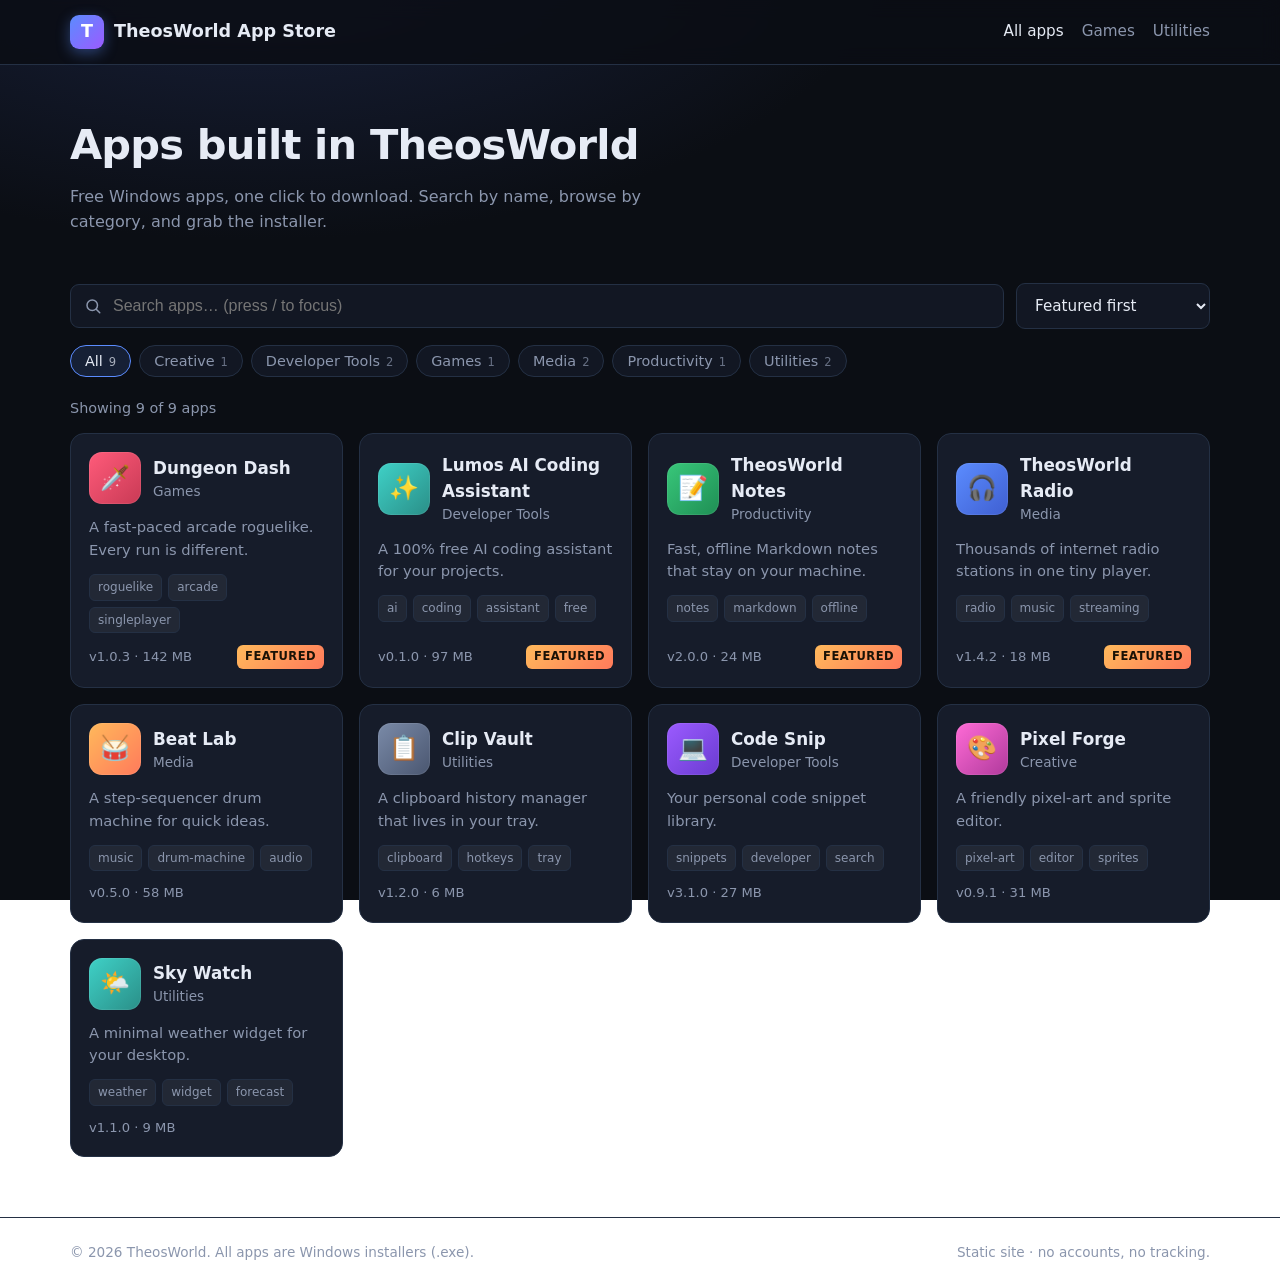
<file: index.html>
<!DOCTYPE html>
<html lang="en">
<head>
  <meta charset="UTF-8">
  <meta name="viewport" content="width=device-width, initial-scale=1.0">
  <title>TheosWorld App Store</title>
  <meta name="description" content="Download free Windows apps from TheosWorld.">
  <link rel="icon" href="data:image/svg+xml,%3Csvg xmlns='http://www.w3.org/2000/svg' viewBox='0 0 64 64'%3E%3Crect width='64' height='64' rx='14' fill='%235b8cff'/%3E%3Ctext x='32' y='43' font-size='32' font-family='Segoe UI,Arial' font-weight='800' fill='white' text-anchor='middle'%3ET%3C/text%3E%3C/svg%3E">
  <link rel="stylesheet" href="assets/style.css">
</head>
<body>

  <header class="site-header">
    <div class="container">
      <a class="brand" href="index.html">
        <span class="brand-logo">T</span>
        <span>TheosWorld App Store</span>
      </a>
      <nav class="nav">
        <a href="index.html" class="active">All apps</a>
        <a href="index.html?cat=Games">Games</a>
        <a href="index.html?cat=Utilities">Utilities</a>
      </nav>
    </div>
  </header>

  <main class="container">

    <section class="hero">
      <h1>Apps built in TheosWorld</h1>
      <p>Free Windows apps, one click to download. Search by name, browse by category, and grab the installer.</p>
    </section>

    <div class="toolbar">
      <label class="search">
        <svg viewBox="0 0 24 24" fill="none" stroke="currentColor" stroke-width="2" stroke-linecap="round" stroke-linejoin="round" aria-hidden="true">
          <circle cx="11" cy="11" r="7"></circle>
          <line x1="21" y1="21" x2="16.65" y2="16.65"></line>
        </svg>
        <input type="search" id="search" placeholder="Search apps… (press / to focus)" autocomplete="off" aria-label="Search apps">
      </label>
      <select class="select" id="sort" aria-label="Sort apps">
        <option value="featured">Featured first</option>
        <option value="name">Name A–Z</option>
        <option value="newest">Recently updated</option>
        <option value="size">Smallest download</option>
      </select>
    </div>

    <div class="chips" id="category-chips" role="group" aria-label="Filter by category"></div>

    <div class="results-meta" id="results-meta"></div>

    <section class="grid" id="app-grid" aria-live="polite"></section>

  </main>

  <footer class="site-footer">
    <div class="container">
      <span>© 2026 TheosWorld. All apps are Windows installers (.exe).</span>
      <span>Static site · no accounts, no tracking.</span>
    </div>
  </footer>

  <script src="assets/apps.js"></script>
  <script src="assets/app.js"></script>
</body>
</html>
</file>
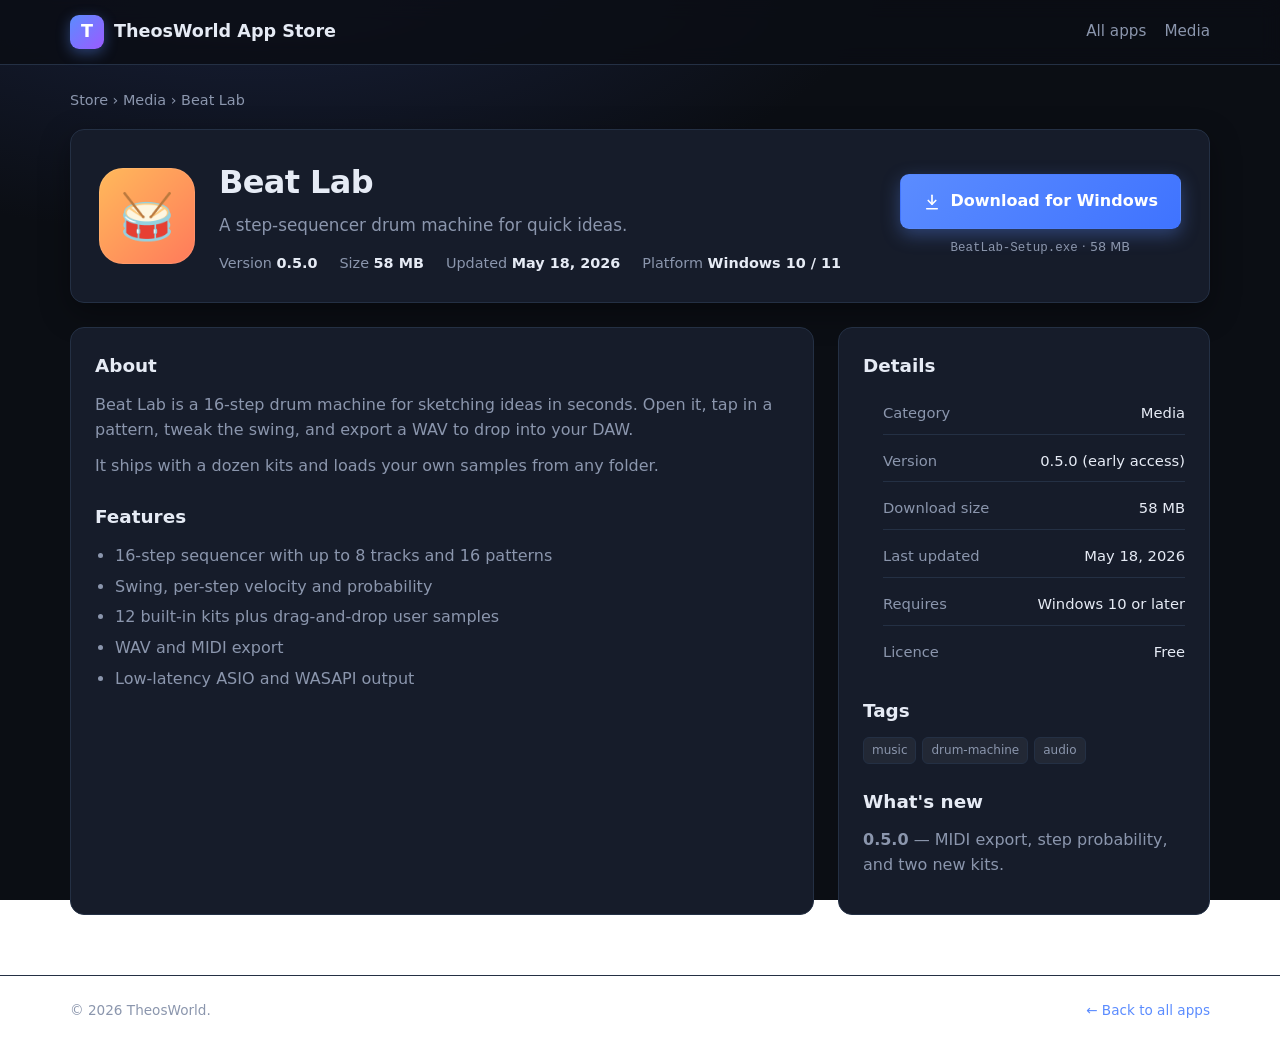
<file: apps/beat-lab/index.html>
<!DOCTYPE html>
<html lang="en">
<head>
  <meta charset="UTF-8">
  <meta name="viewport" content="width=device-width, initial-scale=1.0">
  <title>Beat Lab — TheosWorld App Store</title>
  <meta name="description" content="A step-sequencer drum machine for quick ideas.">
  <link rel="icon" href="data:image/svg+xml,%3Csvg xmlns='http://www.w3.org/2000/svg' viewBox='0 0 64 64'%3E%3Crect width='64' height='64' rx='14' fill='%235b8cff'/%3E%3Ctext x='32' y='43' font-size='32' font-family='Segoe UI,Arial' font-weight='800' fill='white' text-anchor='middle'%3ET%3C/text%3E%3C/svg%3E">
  <link rel="stylesheet" href="../../assets/style.css">
</head>
<body>

  <header class="site-header">
    <div class="container">
      <a class="brand" href="../../index.html">
        <span class="brand-logo">T</span>
        <span>TheosWorld App Store</span>
      </a>
      <nav class="nav">
        <a href="../../index.html">All apps</a>
        <a href="../../index.html?cat=Media">Media</a>
      </nav>
    </div>
  </header>

  <main class="container">

    <nav class="breadcrumb">
      <a href="../../index.html">Store</a> › <a href="../../index.html?cat=Media">Media</a> › Beat Lab
    </nav>

    <section class="app-hero">
      <div class="app-icon lg ic-orange">🥁</div>
      <div class="app-hero-info">
        <h1>Beat Lab</h1>
        <p class="app-tagline">A step-sequencer drum machine for quick ideas.</p>
        <div class="app-meta">
          <span>Version <strong>0.5.0</strong></span>
          <span>Size <strong>58 MB</strong></span>
          <span>Updated <strong>May 18, 2026</strong></span>
          <span>Platform <strong>Windows 10 / 11</strong></span>
        </div>
      </div>
      <div class="download-box">
        <a class="btn btn-primary" href="BeatLab-Setup.exe" download="BeatLab-Setup.exe">
          <svg viewBox="0 0 24 24" fill="none" stroke="currentColor" stroke-width="2.2" stroke-linecap="round" stroke-linejoin="round" aria-hidden="true">
            <path d="M12 3v12"></path><path d="m7 10 5 5 5-5"></path><path d="M5 21h14"></path>
          </svg>
          Download for Windows
        </a>
        <div class="download-note"><code>BeatLab-Setup.exe</code> · 58 MB</div>
      </div>
    </section>

    <div class="content">
      <article class="panel">
        <h2>About</h2>
        <p>Beat Lab is a 16-step drum machine for sketching ideas in seconds. Open it, tap in a pattern, tweak the swing, and export a WAV to drop into your DAW.</p>
        <p>It ships with a dozen kits and loads your own samples from any folder.</p>

        <h2>Features</h2>
        <ul>
          <li>16-step sequencer with up to 8 tracks and 16 patterns</li>
          <li>Swing, per-step velocity and probability</li>
          <li>12 built-in kits plus drag-and-drop user samples</li>
          <li>WAV and MIDI export</li>
          <li>Low-latency ASIO and WASAPI output</li>
        </ul>
      </article>

      <aside class="panel">
        <h2>Details</h2>
        <ul class="spec-list">
          <li><span>Category</span><span>Media</span></li>
          <li><span>Version</span><span>0.5.0 (early access)</span></li>
          <li><span>Download size</span><span>58 MB</span></li>
          <li><span>Last updated</span><span>May 18, 2026</span></li>
          <li><span>Requires</span><span>Windows 10 or later</span></li>
          <li><span>Licence</span><span>Free</span></li>
        </ul>

        <h2>Tags</h2>
        <div class="tag-list">
          <span class="tag">music</span>
          <span class="tag">drum-machine</span>
          <span class="tag">audio</span>
        </div>

        <h2>What's new</h2>
        <p><strong>0.5.0</strong> — MIDI export, step probability, and two new kits.</p>
      </aside>
    </div>

  </main>

  <footer class="site-footer">
    <div class="container">
      <span>© 2026 TheosWorld.</span>
      <a href="../../index.html">← Back to all apps</a>
    </div>
  </footer>

</body>
</html>
</file>
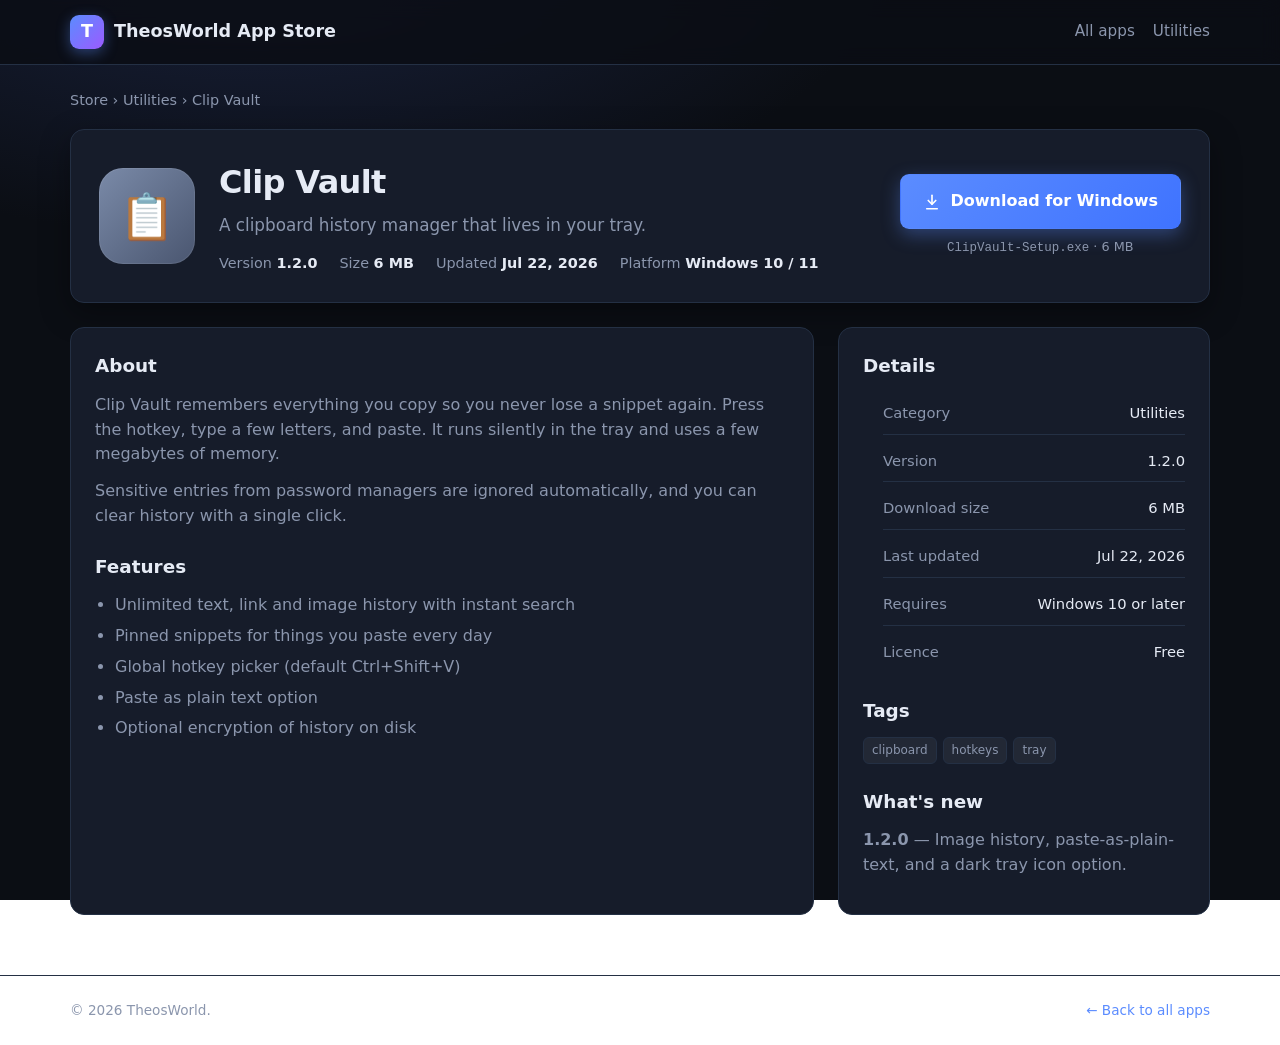
<file: apps/clip-vault/index.html>
<!DOCTYPE html>
<html lang="en">
<head>
  <meta charset="UTF-8">
  <meta name="viewport" content="width=device-width, initial-scale=1.0">
  <title>Clip Vault — TheosWorld App Store</title>
  <meta name="description" content="A clipboard history manager that lives in your tray.">
  <link rel="icon" href="data:image/svg+xml,%3Csvg xmlns='http://www.w3.org/2000/svg' viewBox='0 0 64 64'%3E%3Crect width='64' height='64' rx='14' fill='%235b8cff'/%3E%3Ctext x='32' y='43' font-size='32' font-family='Segoe UI,Arial' font-weight='800' fill='white' text-anchor='middle'%3ET%3C/text%3E%3C/svg%3E">
  <link rel="stylesheet" href="../../assets/style.css">
</head>
<body>

  <header class="site-header">
    <div class="container">
      <a class="brand" href="../../index.html">
        <span class="brand-logo">T</span>
        <span>TheosWorld App Store</span>
      </a>
      <nav class="nav">
        <a href="../../index.html">All apps</a>
        <a href="../../index.html?cat=Utilities">Utilities</a>
      </nav>
    </div>
  </header>

  <main class="container">

    <nav class="breadcrumb">
      <a href="../../index.html">Store</a> › <a href="../../index.html?cat=Utilities">Utilities</a> › Clip Vault
    </nav>

    <section class="app-hero">
      <div class="app-icon lg ic-slate">📋</div>
      <div class="app-hero-info">
        <h1>Clip Vault</h1>
        <p class="app-tagline">A clipboard history manager that lives in your tray.</p>
        <div class="app-meta">
          <span>Version <strong>1.2.0</strong></span>
          <span>Size <strong>6 MB</strong></span>
          <span>Updated <strong>Jul 22, 2026</strong></span>
          <span>Platform <strong>Windows 10 / 11</strong></span>
        </div>
      </div>
      <div class="download-box">
        <a class="btn btn-primary" href="ClipVault-Setup.exe" download="ClipVault-Setup.exe">
          <svg viewBox="0 0 24 24" fill="none" stroke="currentColor" stroke-width="2.2" stroke-linecap="round" stroke-linejoin="round" aria-hidden="true">
            <path d="M12 3v12"></path><path d="m7 10 5 5 5-5"></path><path d="M5 21h14"></path>
          </svg>
          Download for Windows
        </a>
        <div class="download-note"><code>ClipVault-Setup.exe</code> · 6 MB</div>
      </div>
    </section>

    <div class="content">
      <article class="panel">
        <h2>About</h2>
        <p>Clip Vault remembers everything you copy so you never lose a snippet again. Press the hotkey, type a few letters, and paste. It runs silently in the tray and uses a few megabytes of memory.</p>
        <p>Sensitive entries from password managers are ignored automatically, and you can clear history with a single click.</p>

        <h2>Features</h2>
        <ul>
          <li>Unlimited text, link and image history with instant search</li>
          <li>Pinned snippets for things you paste every day</li>
          <li>Global hotkey picker (default Ctrl+Shift+V)</li>
          <li>Paste as plain text option</li>
          <li>Optional encryption of history on disk</li>
        </ul>
      </article>

      <aside class="panel">
        <h2>Details</h2>
        <ul class="spec-list">
          <li><span>Category</span><span>Utilities</span></li>
          <li><span>Version</span><span>1.2.0</span></li>
          <li><span>Download size</span><span>6 MB</span></li>
          <li><span>Last updated</span><span>Jul 22, 2026</span></li>
          <li><span>Requires</span><span>Windows 10 or later</span></li>
          <li><span>Licence</span><span>Free</span></li>
        </ul>

        <h2>Tags</h2>
        <div class="tag-list">
          <span class="tag">clipboard</span>
          <span class="tag">hotkeys</span>
          <span class="tag">tray</span>
        </div>

        <h2>What's new</h2>
        <p><strong>1.2.0</strong> — Image history, paste-as-plain-text, and a dark tray icon option.</p>
      </aside>
    </div>

  </main>

  <footer class="site-footer">
    <div class="container">
      <span>© 2026 TheosWorld.</span>
      <a href="../../index.html">← Back to all apps</a>
    </div>
  </footer>

</body>
</html>
</file>
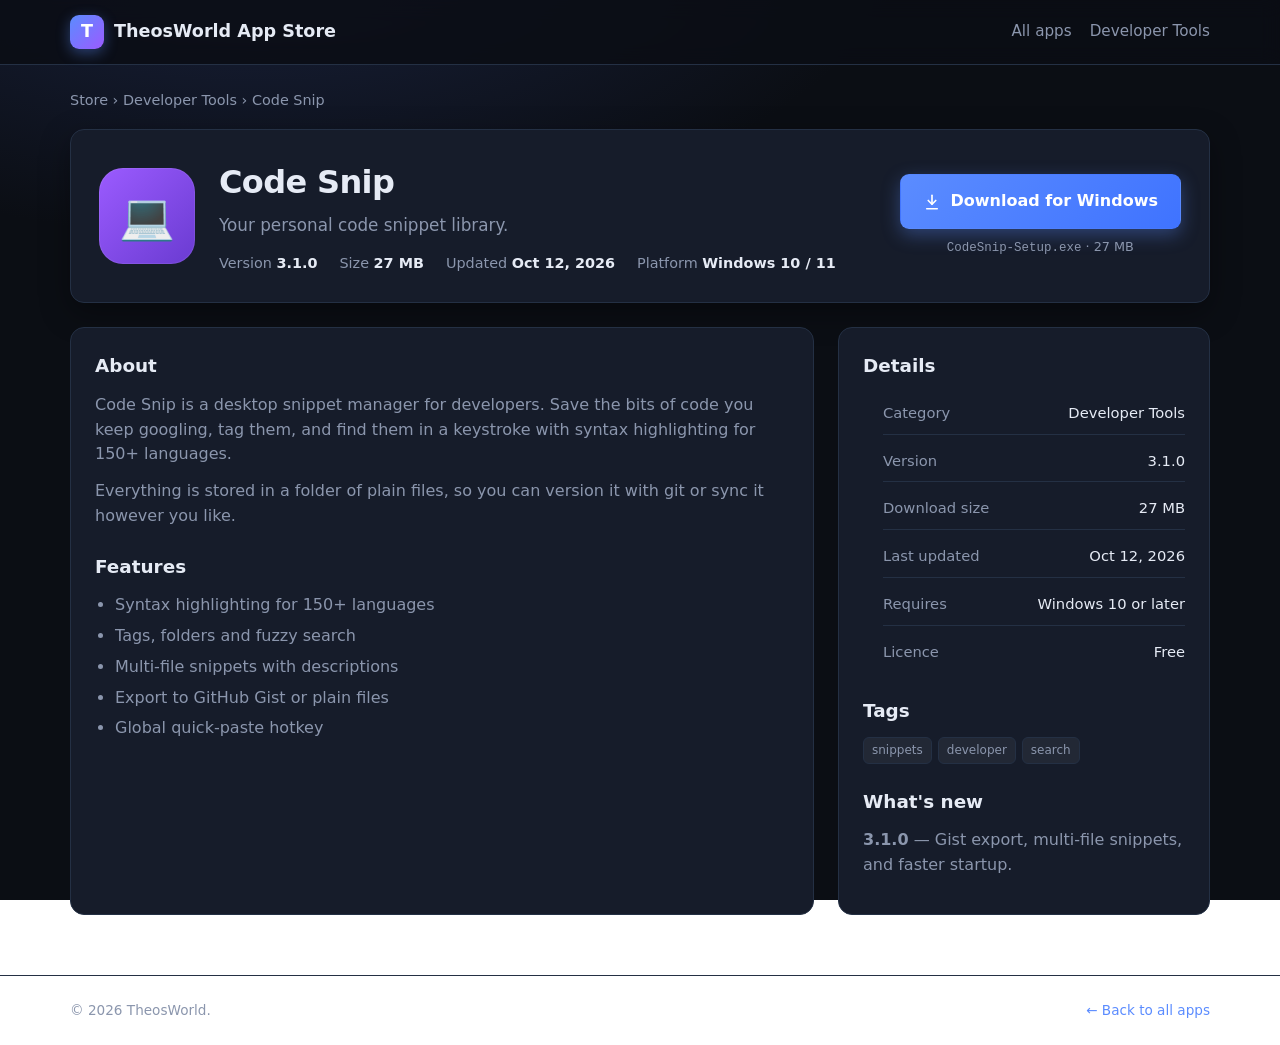
<file: apps/code-snip/index.html>
<!DOCTYPE html>
<html lang="en">
<head>
  <meta charset="UTF-8">
  <meta name="viewport" content="width=device-width, initial-scale=1.0">
  <title>Code Snip — TheosWorld App Store</title>
  <meta name="description" content="Your personal code snippet library.">
  <link rel="icon" href="data:image/svg+xml,%3Csvg xmlns='http://www.w3.org/2000/svg' viewBox='0 0 64 64'%3E%3Crect width='64' height='64' rx='14' fill='%235b8cff'/%3E%3Ctext x='32' y='43' font-size='32' font-family='Segoe UI,Arial' font-weight='800' fill='white' text-anchor='middle'%3ET%3C/text%3E%3C/svg%3E">
  <link rel="stylesheet" href="../../assets/style.css">
</head>
<body>

  <header class="site-header">
    <div class="container">
      <a class="brand" href="../../index.html">
        <span class="brand-logo">T</span>
        <span>TheosWorld App Store</span>
      </a>
      <nav class="nav">
        <a href="../../index.html">All apps</a>
        <a href="../../index.html?cat=Developer%20Tools">Developer Tools</a>
      </nav>
    </div>
  </header>

  <main class="container">

    <nav class="breadcrumb">
      <a href="../../index.html">Store</a> › <a href="../../index.html?cat=Developer%20Tools">Developer Tools</a> › Code Snip
    </nav>

    <section class="app-hero">
      <div class="app-icon lg ic-purple">💻</div>
      <div class="app-hero-info">
        <h1>Code Snip</h1>
        <p class="app-tagline">Your personal code snippet library.</p>
        <div class="app-meta">
          <span>Version <strong>3.1.0</strong></span>
          <span>Size <strong>27 MB</strong></span>
          <span>Updated <strong>Oct 12, 2026</strong></span>
          <span>Platform <strong>Windows 10 / 11</strong></span>
        </div>
      </div>
      <div class="download-box">
        <a class="btn btn-primary" href="CodeSnip-Setup.exe" download="CodeSnip-Setup.exe">
          <svg viewBox="0 0 24 24" fill="none" stroke="currentColor" stroke-width="2.2" stroke-linecap="round" stroke-linejoin="round" aria-hidden="true">
            <path d="M12 3v12"></path><path d="m7 10 5 5 5-5"></path><path d="M5 21h14"></path>
          </svg>
          Download for Windows
        </a>
        <div class="download-note"><code>CodeSnip-Setup.exe</code> · 27 MB</div>
      </div>
    </section>

    <div class="content">
      <article class="panel">
        <h2>About</h2>
        <p>Code Snip is a desktop snippet manager for developers. Save the bits of code you keep googling, tag them, and find them in a keystroke with syntax highlighting for 150+ languages.</p>
        <p>Everything is stored in a folder of plain files, so you can version it with git or sync it however you like.</p>

        <h2>Features</h2>
        <ul>
          <li>Syntax highlighting for 150+ languages</li>
          <li>Tags, folders and fuzzy search</li>
          <li>Multi-file snippets with descriptions</li>
          <li>Export to GitHub Gist or plain files</li>
          <li>Global quick-paste hotkey</li>
        </ul>
      </article>

      <aside class="panel">
        <h2>Details</h2>
        <ul class="spec-list">
          <li><span>Category</span><span>Developer Tools</span></li>
          <li><span>Version</span><span>3.1.0</span></li>
          <li><span>Download size</span><span>27 MB</span></li>
          <li><span>Last updated</span><span>Oct 12, 2026</span></li>
          <li><span>Requires</span><span>Windows 10 or later</span></li>
          <li><span>Licence</span><span>Free</span></li>
        </ul>

        <h2>Tags</h2>
        <div class="tag-list">
          <span class="tag">snippets</span>
          <span class="tag">developer</span>
          <span class="tag">search</span>
        </div>

        <h2>What's new</h2>
        <p><strong>3.1.0</strong> — Gist export, multi-file snippets, and faster startup.</p>
      </aside>
    </div>

  </main>

  <footer class="site-footer">
    <div class="container">
      <span>© 2026 TheosWorld.</span>
      <a href="../../index.html">← Back to all apps</a>
    </div>
  </footer>

</body>
</html>
</file>
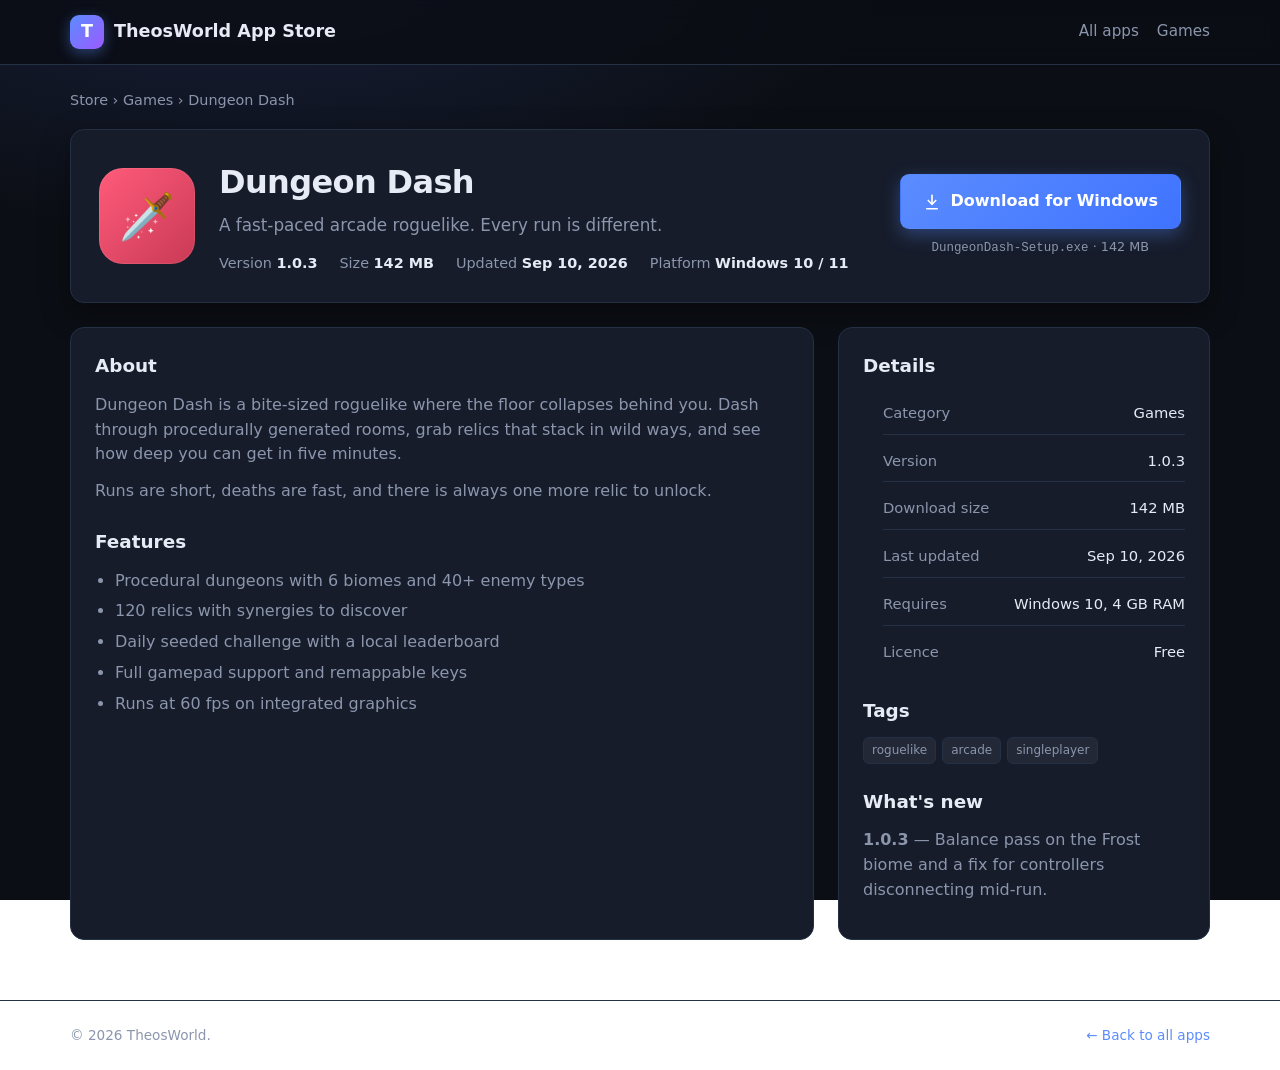
<file: apps/dungeon-dash/index.html>
<!DOCTYPE html>
<html lang="en">
<head>
  <meta charset="UTF-8">
  <meta name="viewport" content="width=device-width, initial-scale=1.0">
  <title>Dungeon Dash — TheosWorld App Store</title>
  <meta name="description" content="A fast-paced arcade roguelike. Every run is different.">
  <link rel="icon" href="data:image/svg+xml,%3Csvg xmlns='http://www.w3.org/2000/svg' viewBox='0 0 64 64'%3E%3Crect width='64' height='64' rx='14' fill='%235b8cff'/%3E%3Ctext x='32' y='43' font-size='32' font-family='Segoe UI,Arial' font-weight='800' fill='white' text-anchor='middle'%3ET%3C/text%3E%3C/svg%3E">
  <link rel="stylesheet" href="../../assets/style.css">
</head>
<body>

  <header class="site-header">
    <div class="container">
      <a class="brand" href="../../index.html">
        <span class="brand-logo">T</span>
        <span>TheosWorld App Store</span>
      </a>
      <nav class="nav">
        <a href="../../index.html">All apps</a>
        <a href="../../index.html?cat=Games">Games</a>
      </nav>
    </div>
  </header>

  <main class="container">

    <nav class="breadcrumb">
      <a href="../../index.html">Store</a> › <a href="../../index.html?cat=Games">Games</a> › Dungeon Dash
    </nav>

    <section class="app-hero">
      <div class="app-icon lg ic-red">🗡️</div>
      <div class="app-hero-info">
        <h1>Dungeon Dash</h1>
        <p class="app-tagline">A fast-paced arcade roguelike. Every run is different.</p>
        <div class="app-meta">
          <span>Version <strong>1.0.3</strong></span>
          <span>Size <strong>142 MB</strong></span>
          <span>Updated <strong>Sep 10, 2026</strong></span>
          <span>Platform <strong>Windows 10 / 11</strong></span>
        </div>
      </div>
      <div class="download-box">
        <a class="btn btn-primary" href="DungeonDash-Setup.exe" download="DungeonDash-Setup.exe">
          <svg viewBox="0 0 24 24" fill="none" stroke="currentColor" stroke-width="2.2" stroke-linecap="round" stroke-linejoin="round" aria-hidden="true">
            <path d="M12 3v12"></path><path d="m7 10 5 5 5-5"></path><path d="M5 21h14"></path>
          </svg>
          Download for Windows
        </a>
        <div class="download-note"><code>DungeonDash-Setup.exe</code> · 142 MB</div>
      </div>
    </section>

    <div class="content">
      <article class="panel">
        <h2>About</h2>
        <p>Dungeon Dash is a bite-sized roguelike where the floor collapses behind you. Dash through procedurally generated rooms, grab relics that stack in wild ways, and see how deep you can get in five minutes.</p>
        <p>Runs are short, deaths are fast, and there is always one more relic to unlock.</p>

        <h2>Features</h2>
        <ul>
          <li>Procedural dungeons with 6 biomes and 40+ enemy types</li>
          <li>120 relics with synergies to discover</li>
          <li>Daily seeded challenge with a local leaderboard</li>
          <li>Full gamepad support and remappable keys</li>
          <li>Runs at 60 fps on integrated graphics</li>
        </ul>
      </article>

      <aside class="panel">
        <h2>Details</h2>
        <ul class="spec-list">
          <li><span>Category</span><span>Games</span></li>
          <li><span>Version</span><span>1.0.3</span></li>
          <li><span>Download size</span><span>142 MB</span></li>
          <li><span>Last updated</span><span>Sep 10, 2026</span></li>
          <li><span>Requires</span><span>Windows 10, 4 GB RAM</span></li>
          <li><span>Licence</span><span>Free</span></li>
        </ul>

        <h2>Tags</h2>
        <div class="tag-list">
          <span class="tag">roguelike</span>
          <span class="tag">arcade</span>
          <span class="tag">singleplayer</span>
        </div>

        <h2>What's new</h2>
        <p><strong>1.0.3</strong> — Balance pass on the Frost biome and a fix for controllers disconnecting mid-run.</p>
      </aside>
    </div>

  </main>

  <footer class="site-footer">
    <div class="container">
      <span>© 2026 TheosWorld.</span>
      <a href="../../index.html">← Back to all apps</a>
    </div>
  </footer>

</body>
</html>
</file>
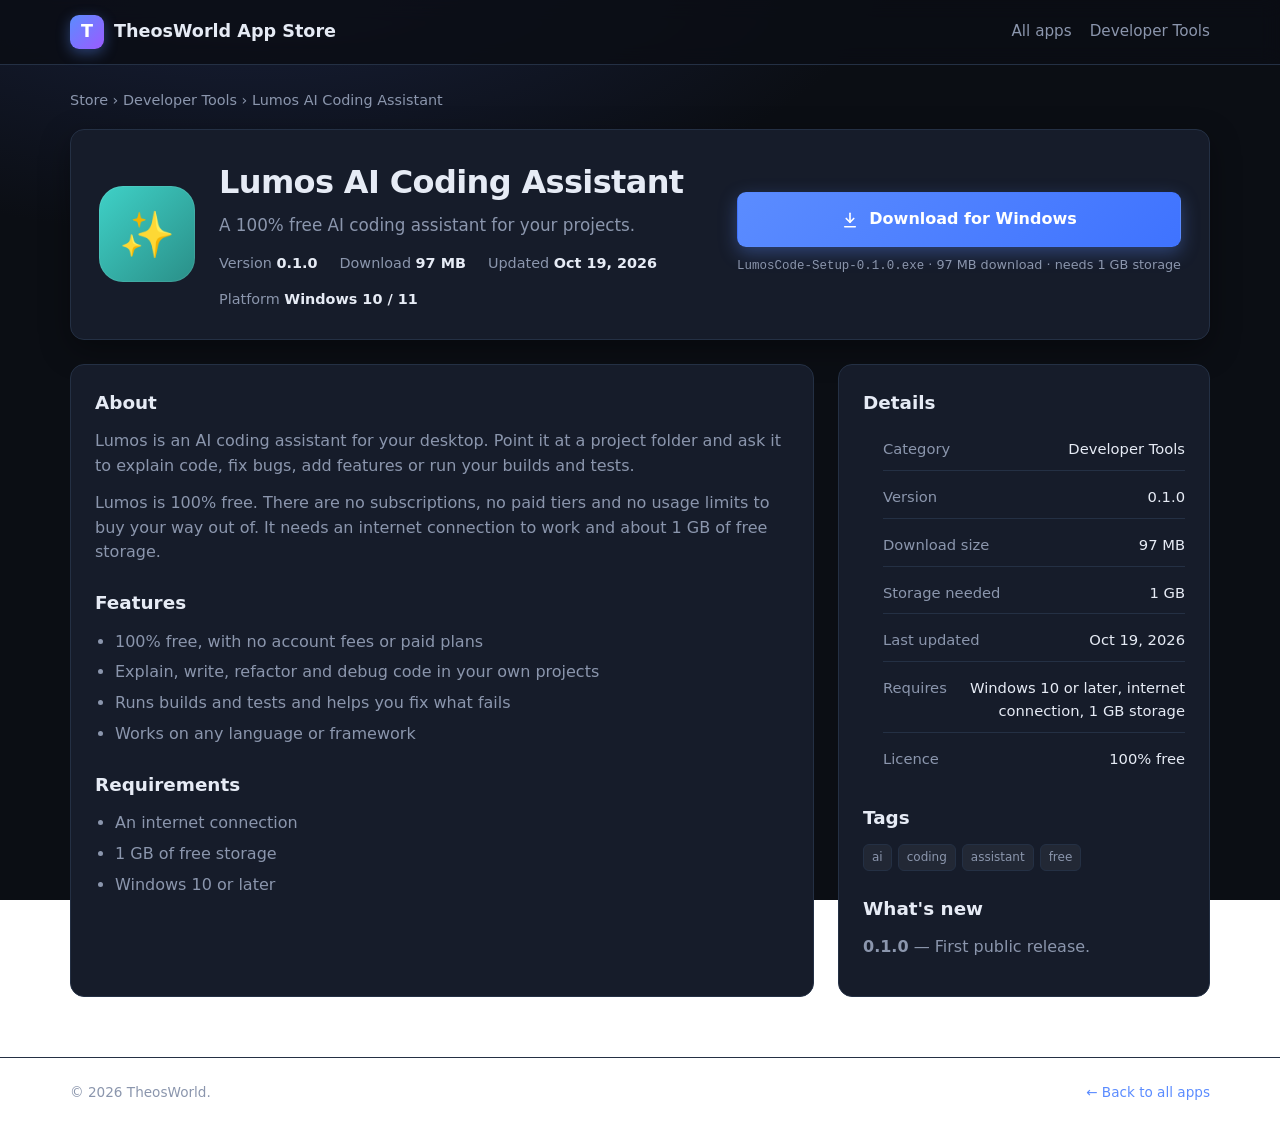
<file: apps/lumos-ai-coding-assistant/index.html>
<!DOCTYPE html>
<html lang="en">
<head>
  <meta charset="UTF-8">
  <meta name="viewport" content="width=device-width, initial-scale=1.0">
  <title>Lumos AI Coding Assistant — TheosWorld App Store</title>
  <meta name="description" content="A 100% free AI coding assistant for your projects.">
  <link rel="icon" href="data:image/svg+xml,%3Csvg xmlns='http://www.w3.org/2000/svg' viewBox='0 0 64 64'%3E%3Crect width='64' height='64' rx='14' fill='%235b8cff'/%3E%3Ctext x='32' y='43' font-size='32' font-family='Segoe UI,Arial' font-weight='800' fill='white' text-anchor='middle'%3ET%3C/text%3E%3C/svg%3E">
  <link rel="stylesheet" href="../../assets/style.css">
</head>
<body>

  <header class="site-header">
    <div class="container">
      <a class="brand" href="../../index.html">
        <span class="brand-logo">T</span>
        <span>TheosWorld App Store</span>
      </a>
      <nav class="nav">
        <a href="../../index.html">All apps</a>
        <a href="../../index.html?cat=Developer%20Tools">Developer Tools</a>
      </nav>
    </div>
  </header>

  <main class="container">

    <nav class="breadcrumb">
      <a href="../../index.html">Store</a> › <a href="../../index.html?cat=Developer%20Tools">Developer Tools</a> › Lumos AI Coding Assistant
    </nav>

    <section class="app-hero">
      <div class="app-icon lg ic-teal">✨</div>
      <div class="app-hero-info">
        <h1>Lumos AI Coding Assistant</h1>
        <p class="app-tagline">A 100% free AI coding assistant for your projects.</p>
        <div class="app-meta">
          <span>Version <strong>0.1.0</strong></span>
          <span>Download <strong>97 MB</strong></span>
          <span>Updated <strong>Oct 19, 2026</strong></span>
          <span>Platform <strong>Windows 10 / 11</strong></span>
        </div>
      </div>
      <div class="download-box">
        <a class="btn btn-primary" href="LumosCode-Setup-0.1.0.exe" download="LumosCode-Setup-0.1.0.exe">
          <svg viewBox="0 0 24 24" fill="none" stroke="currentColor" stroke-width="2.2" stroke-linecap="round" stroke-linejoin="round" aria-hidden="true">
            <path d="M12 3v12"></path><path d="m7 10 5 5 5-5"></path><path d="M5 21h14"></path>
          </svg>
          Download for Windows
        </a>
        <div class="download-note"><code>LumosCode-Setup-0.1.0.exe</code> · 97 MB download · needs 1 GB storage</div>
      </div>
    </section>

    <div class="content">
      <article class="panel">
        <h2>About</h2>
        <p>Lumos is an AI coding assistant for your desktop. Point it at a project folder and ask it to explain code, fix bugs, add features or run your builds and tests.</p>
        <p>Lumos is 100% free. There are no subscriptions, no paid tiers and no usage limits to buy your way out of. It needs an internet connection to work and about 1 GB of free storage.</p>

        <h2>Features</h2>
        <ul>
          <li>100% free, with no account fees or paid plans</li>
          <li>Explain, write, refactor and debug code in your own projects</li>
          <li>Runs builds and tests and helps you fix what fails</li>
          <li>Works on any language or framework</li>
        </ul>

        <h2>Requirements</h2>
        <ul>
          <li>An internet connection</li>
          <li>1 GB of free storage</li>
          <li>Windows 10 or later</li>
        </ul>
      </article>

      <aside class="panel">
        <h2>Details</h2>
        <ul class="spec-list">
          <li><span>Category</span><span>Developer Tools</span></li>
          <li><span>Version</span><span>0.1.0</span></li>
          <li><span>Download size</span><span>97 MB</span></li>
          <li><span>Storage needed</span><span>1 GB</span></li>
          <li><span>Last updated</span><span>Oct 19, 2026</span></li>
          <li><span>Requires</span><span>Windows 10 or later, internet connection, 1 GB storage</span></li>
          <li><span>Licence</span><span>100% free</span></li>
        </ul>

        <h2>Tags</h2>
        <div class="tag-list">
          <span class="tag">ai</span>
          <span class="tag">coding</span>
          <span class="tag">assistant</span>
          <span class="tag">free</span>
        </div>

        <h2>What's new</h2>
        <p><strong>0.1.0</strong> — First public release.</p>
      </aside>
    </div>

  </main>

  <footer class="site-footer">
    <div class="container">
      <span>© 2026 TheosWorld.</span>
      <a href="../../index.html">← Back to all apps</a>
    </div>
  </footer>

</body>
</html>
</file>
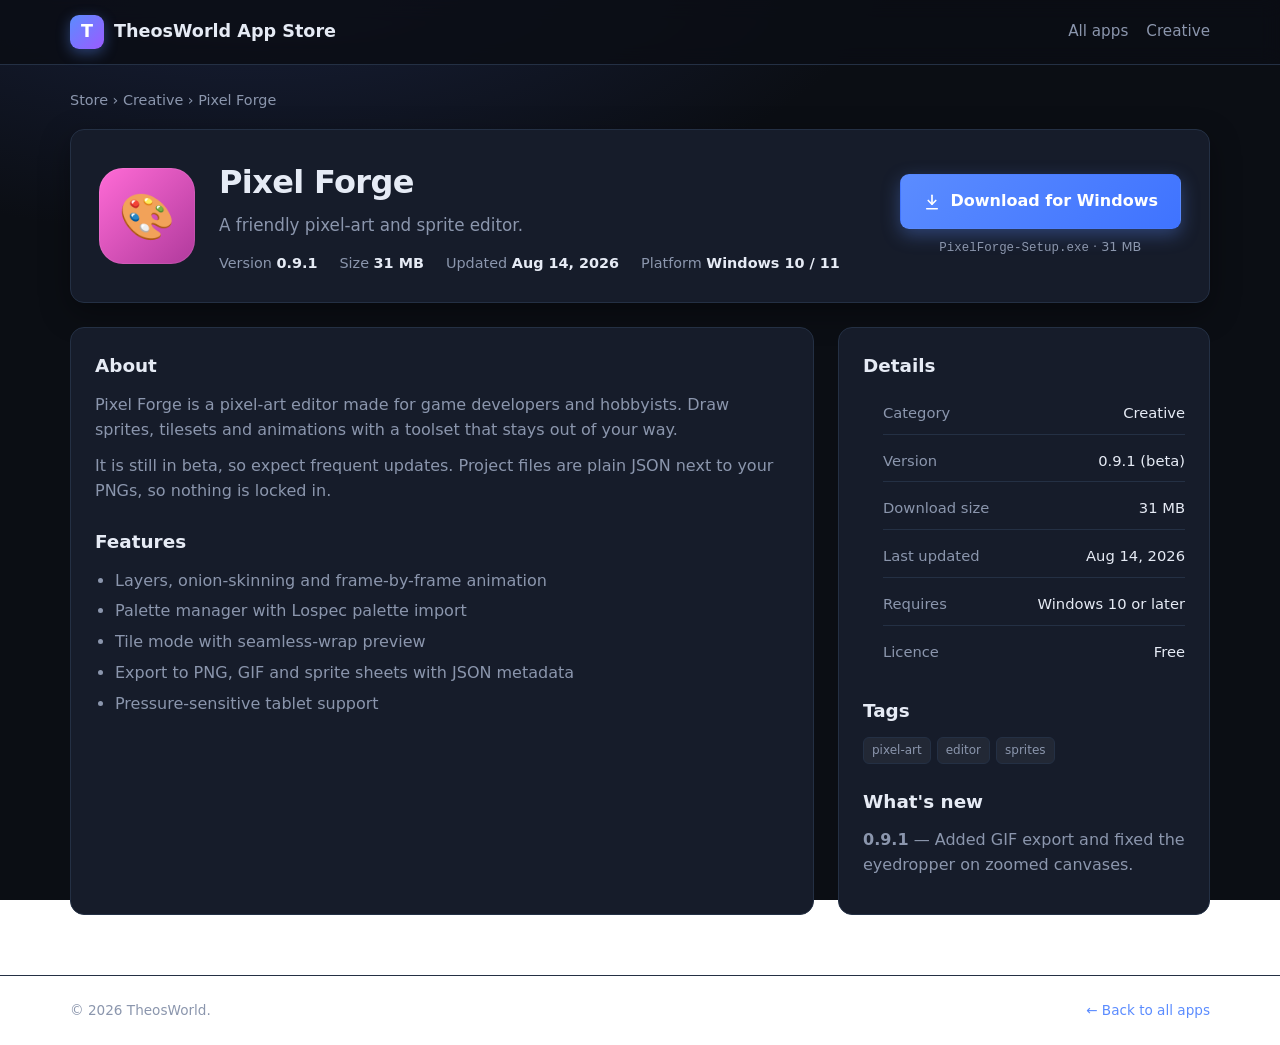
<file: apps/pixel-forge/index.html>
<!DOCTYPE html>
<html lang="en">
<head>
  <meta charset="UTF-8">
  <meta name="viewport" content="width=device-width, initial-scale=1.0">
  <title>Pixel Forge — TheosWorld App Store</title>
  <meta name="description" content="A friendly pixel-art and sprite editor.">
  <link rel="icon" href="data:image/svg+xml,%3Csvg xmlns='http://www.w3.org/2000/svg' viewBox='0 0 64 64'%3E%3Crect width='64' height='64' rx='14' fill='%235b8cff'/%3E%3Ctext x='32' y='43' font-size='32' font-family='Segoe UI,Arial' font-weight='800' fill='white' text-anchor='middle'%3ET%3C/text%3E%3C/svg%3E">
  <link rel="stylesheet" href="../../assets/style.css">
</head>
<body>

  <header class="site-header">
    <div class="container">
      <a class="brand" href="../../index.html">
        <span class="brand-logo">T</span>
        <span>TheosWorld App Store</span>
      </a>
      <nav class="nav">
        <a href="../../index.html">All apps</a>
        <a href="../../index.html?cat=Creative">Creative</a>
      </nav>
    </div>
  </header>

  <main class="container">

    <nav class="breadcrumb">
      <a href="../../index.html">Store</a> › <a href="../../index.html?cat=Creative">Creative</a> › Pixel Forge
    </nav>

    <section class="app-hero">
      <div class="app-icon lg ic-pink">🎨</div>
      <div class="app-hero-info">
        <h1>Pixel Forge</h1>
        <p class="app-tagline">A friendly pixel-art and sprite editor.</p>
        <div class="app-meta">
          <span>Version <strong>0.9.1</strong></span>
          <span>Size <strong>31 MB</strong></span>
          <span>Updated <strong>Aug 14, 2026</strong></span>
          <span>Platform <strong>Windows 10 / 11</strong></span>
        </div>
      </div>
      <div class="download-box">
        <a class="btn btn-primary" href="PixelForge-Setup.exe" download="PixelForge-Setup.exe">
          <svg viewBox="0 0 24 24" fill="none" stroke="currentColor" stroke-width="2.2" stroke-linecap="round" stroke-linejoin="round" aria-hidden="true">
            <path d="M12 3v12"></path><path d="m7 10 5 5 5-5"></path><path d="M5 21h14"></path>
          </svg>
          Download for Windows
        </a>
        <div class="download-note"><code>PixelForge-Setup.exe</code> · 31 MB</div>
      </div>
    </section>

    <div class="content">
      <article class="panel">
        <h2>About</h2>
        <p>Pixel Forge is a pixel-art editor made for game developers and hobbyists. Draw sprites, tilesets and animations with a toolset that stays out of your way.</p>
        <p>It is still in beta, so expect frequent updates. Project files are plain JSON next to your PNGs, so nothing is locked in.</p>

        <h2>Features</h2>
        <ul>
          <li>Layers, onion-skinning and frame-by-frame animation</li>
          <li>Palette manager with Lospec palette import</li>
          <li>Tile mode with seamless-wrap preview</li>
          <li>Export to PNG, GIF and sprite sheets with JSON metadata</li>
          <li>Pressure-sensitive tablet support</li>
        </ul>
      </article>

      <aside class="panel">
        <h2>Details</h2>
        <ul class="spec-list">
          <li><span>Category</span><span>Creative</span></li>
          <li><span>Version</span><span>0.9.1 (beta)</span></li>
          <li><span>Download size</span><span>31 MB</span></li>
          <li><span>Last updated</span><span>Aug 14, 2026</span></li>
          <li><span>Requires</span><span>Windows 10 or later</span></li>
          <li><span>Licence</span><span>Free</span></li>
        </ul>

        <h2>Tags</h2>
        <div class="tag-list">
          <span class="tag">pixel-art</span>
          <span class="tag">editor</span>
          <span class="tag">sprites</span>
        </div>

        <h2>What's new</h2>
        <p><strong>0.9.1</strong> — Added GIF export and fixed the eyedropper on zoomed canvases.</p>
      </aside>
    </div>

  </main>

  <footer class="site-footer">
    <div class="container">
      <span>© 2026 TheosWorld.</span>
      <a href="../../index.html">← Back to all apps</a>
    </div>
  </footer>

</body>
</html>
</file>
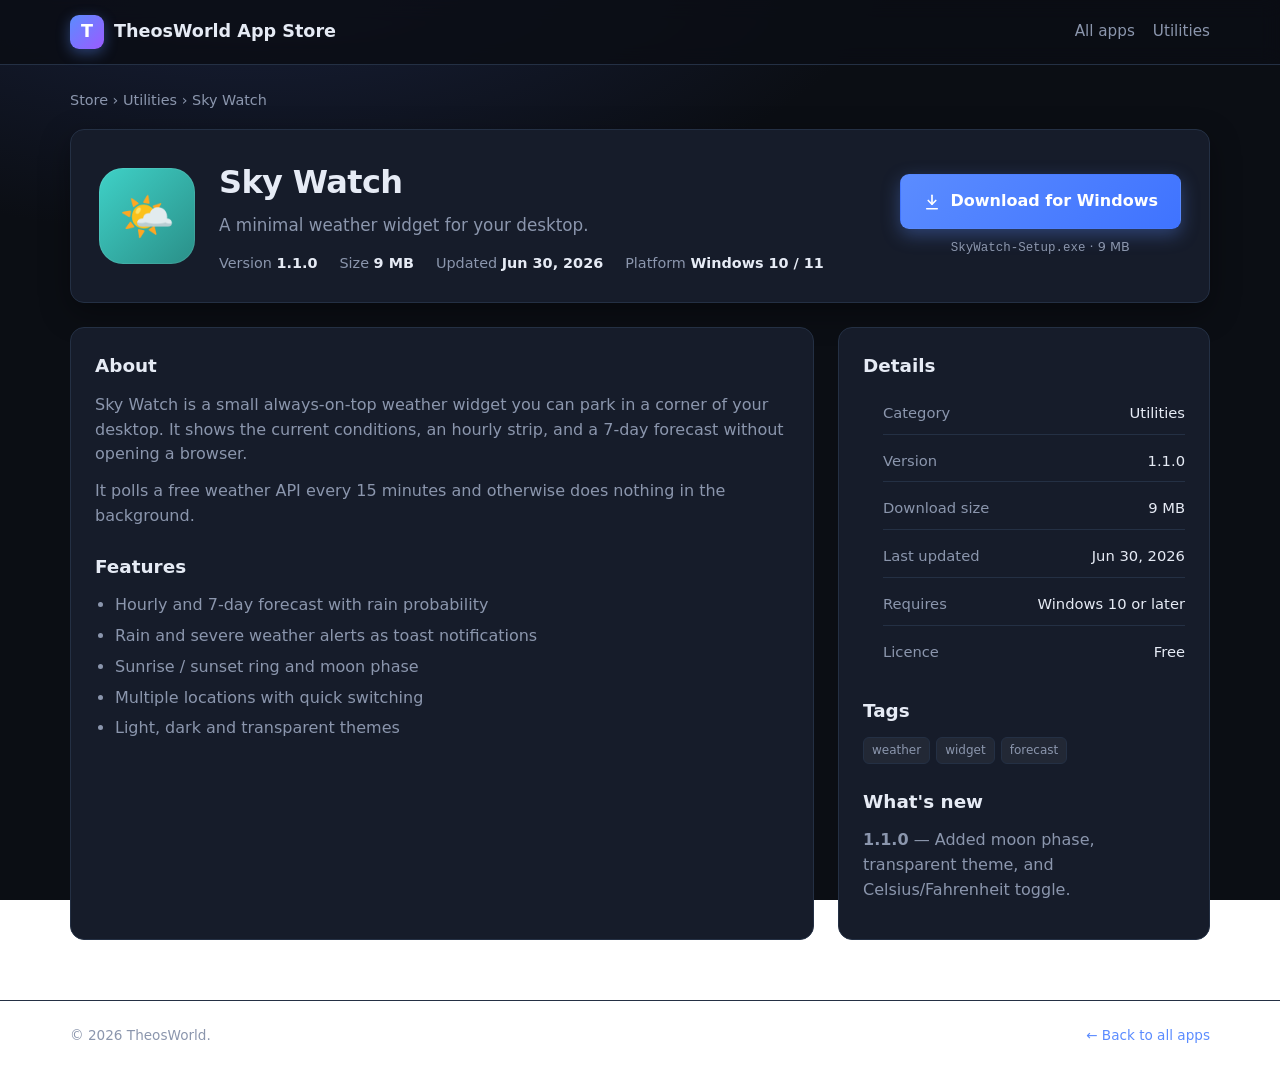
<file: apps/sky-watch/index.html>
<!DOCTYPE html>
<html lang="en">
<head>
  <meta charset="UTF-8">
  <meta name="viewport" content="width=device-width, initial-scale=1.0">
  <title>Sky Watch — TheosWorld App Store</title>
  <meta name="description" content="A minimal weather widget for your desktop.">
  <link rel="icon" href="data:image/svg+xml,%3Csvg xmlns='http://www.w3.org/2000/svg' viewBox='0 0 64 64'%3E%3Crect width='64' height='64' rx='14' fill='%235b8cff'/%3E%3Ctext x='32' y='43' font-size='32' font-family='Segoe UI,Arial' font-weight='800' fill='white' text-anchor='middle'%3ET%3C/text%3E%3C/svg%3E">
  <link rel="stylesheet" href="../../assets/style.css">
</head>
<body>

  <header class="site-header">
    <div class="container">
      <a class="brand" href="../../index.html">
        <span class="brand-logo">T</span>
        <span>TheosWorld App Store</span>
      </a>
      <nav class="nav">
        <a href="../../index.html">All apps</a>
        <a href="../../index.html?cat=Utilities">Utilities</a>
      </nav>
    </div>
  </header>

  <main class="container">

    <nav class="breadcrumb">
      <a href="../../index.html">Store</a> › <a href="../../index.html?cat=Utilities">Utilities</a> › Sky Watch
    </nav>

    <section class="app-hero">
      <div class="app-icon lg ic-teal">🌤️</div>
      <div class="app-hero-info">
        <h1>Sky Watch</h1>
        <p class="app-tagline">A minimal weather widget for your desktop.</p>
        <div class="app-meta">
          <span>Version <strong>1.1.0</strong></span>
          <span>Size <strong>9 MB</strong></span>
          <span>Updated <strong>Jun 30, 2026</strong></span>
          <span>Platform <strong>Windows 10 / 11</strong></span>
        </div>
      </div>
      <div class="download-box">
        <a class="btn btn-primary" href="SkyWatch-Setup.exe" download="SkyWatch-Setup.exe">
          <svg viewBox="0 0 24 24" fill="none" stroke="currentColor" stroke-width="2.2" stroke-linecap="round" stroke-linejoin="round" aria-hidden="true">
            <path d="M12 3v12"></path><path d="m7 10 5 5 5-5"></path><path d="M5 21h14"></path>
          </svg>
          Download for Windows
        </a>
        <div class="download-note"><code>SkyWatch-Setup.exe</code> · 9 MB</div>
      </div>
    </section>

    <div class="content">
      <article class="panel">
        <h2>About</h2>
        <p>Sky Watch is a small always-on-top weather widget you can park in a corner of your desktop. It shows the current conditions, an hourly strip, and a 7-day forecast without opening a browser.</p>
        <p>It polls a free weather API every 15 minutes and otherwise does nothing in the background.</p>

        <h2>Features</h2>
        <ul>
          <li>Hourly and 7-day forecast with rain probability</li>
          <li>Rain and severe weather alerts as toast notifications</li>
          <li>Sunrise / sunset ring and moon phase</li>
          <li>Multiple locations with quick switching</li>
          <li>Light, dark and transparent themes</li>
        </ul>
      </article>

      <aside class="panel">
        <h2>Details</h2>
        <ul class="spec-list">
          <li><span>Category</span><span>Utilities</span></li>
          <li><span>Version</span><span>1.1.0</span></li>
          <li><span>Download size</span><span>9 MB</span></li>
          <li><span>Last updated</span><span>Jun 30, 2026</span></li>
          <li><span>Requires</span><span>Windows 10 or later</span></li>
          <li><span>Licence</span><span>Free</span></li>
        </ul>

        <h2>Tags</h2>
        <div class="tag-list">
          <span class="tag">weather</span>
          <span class="tag">widget</span>
          <span class="tag">forecast</span>
        </div>

        <h2>What's new</h2>
        <p><strong>1.1.0</strong> — Added moon phase, transparent theme, and Celsius/Fahrenheit toggle.</p>
      </aside>
    </div>

  </main>

  <footer class="site-footer">
    <div class="container">
      <span>© 2026 TheosWorld.</span>
      <a href="../../index.html">← Back to all apps</a>
    </div>
  </footer>

</body>
</html>
</file>
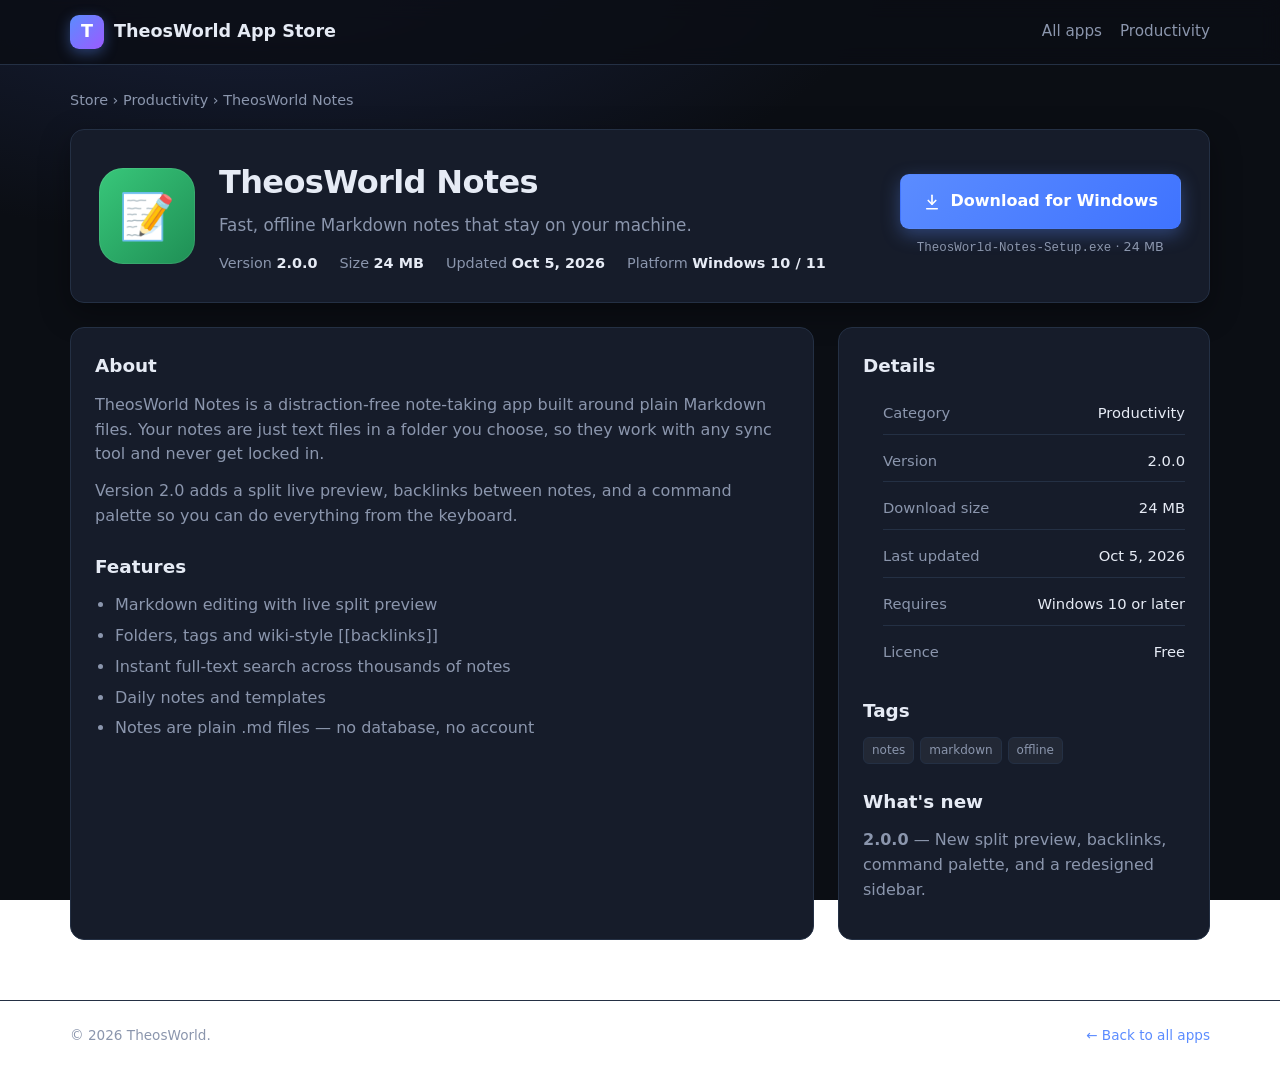
<file: apps/theosworld-notes/index.html>
<!DOCTYPE html>
<html lang="en">
<head>
  <meta charset="UTF-8">
  <meta name="viewport" content="width=device-width, initial-scale=1.0">
  <title>TheosWorld Notes — TheosWorld App Store</title>
  <meta name="description" content="Fast, offline Markdown notes that stay on your machine.">
  <link rel="icon" href="data:image/svg+xml,%3Csvg xmlns='http://www.w3.org/2000/svg' viewBox='0 0 64 64'%3E%3Crect width='64' height='64' rx='14' fill='%235b8cff'/%3E%3Ctext x='32' y='43' font-size='32' font-family='Segoe UI,Arial' font-weight='800' fill='white' text-anchor='middle'%3ET%3C/text%3E%3C/svg%3E">
  <link rel="stylesheet" href="../../assets/style.css">
</head>
<body>

  <header class="site-header">
    <div class="container">
      <a class="brand" href="../../index.html">
        <span class="brand-logo">T</span>
        <span>TheosWorld App Store</span>
      </a>
      <nav class="nav">
        <a href="../../index.html">All apps</a>
        <a href="../../index.html?cat=Productivity">Productivity</a>
      </nav>
    </div>
  </header>

  <main class="container">

    <nav class="breadcrumb">
      <a href="../../index.html">Store</a> › <a href="../../index.html?cat=Productivity">Productivity</a> › TheosWorld Notes
    </nav>

    <section class="app-hero">
      <div class="app-icon lg ic-green">📝</div>
      <div class="app-hero-info">
        <h1>TheosWorld Notes</h1>
        <p class="app-tagline">Fast, offline Markdown notes that stay on your machine.</p>
        <div class="app-meta">
          <span>Version <strong>2.0.0</strong></span>
          <span>Size <strong>24 MB</strong></span>
          <span>Updated <strong>Oct 5, 2026</strong></span>
          <span>Platform <strong>Windows 10 / 11</strong></span>
        </div>
      </div>
      <div class="download-box">
        <a class="btn btn-primary" href="TheosWorld-Notes-Setup.exe" download="TheosWorld-Notes-Setup.exe">
          <svg viewBox="0 0 24 24" fill="none" stroke="currentColor" stroke-width="2.2" stroke-linecap="round" stroke-linejoin="round" aria-hidden="true">
            <path d="M12 3v12"></path><path d="m7 10 5 5 5-5"></path><path d="M5 21h14"></path>
          </svg>
          Download for Windows
        </a>
        <div class="download-note"><code>TheosWorld-Notes-Setup.exe</code> · 24 MB</div>
      </div>
    </section>

    <div class="content">
      <article class="panel">
        <h2>About</h2>
        <p>TheosWorld Notes is a distraction-free note-taking app built around plain Markdown files. Your notes are just text files in a folder you choose, so they work with any sync tool and never get locked in.</p>
        <p>Version 2.0 adds a split live preview, backlinks between notes, and a command palette so you can do everything from the keyboard.</p>

        <h2>Features</h2>
        <ul>
          <li>Markdown editing with live split preview</li>
          <li>Folders, tags and wiki-style [[backlinks]]</li>
          <li>Instant full-text search across thousands of notes</li>
          <li>Daily notes and templates</li>
          <li>Notes are plain .md files — no database, no account</li>
        </ul>
      </article>

      <aside class="panel">
        <h2>Details</h2>
        <ul class="spec-list">
          <li><span>Category</span><span>Productivity</span></li>
          <li><span>Version</span><span>2.0.0</span></li>
          <li><span>Download size</span><span>24 MB</span></li>
          <li><span>Last updated</span><span>Oct 5, 2026</span></li>
          <li><span>Requires</span><span>Windows 10 or later</span></li>
          <li><span>Licence</span><span>Free</span></li>
        </ul>

        <h2>Tags</h2>
        <div class="tag-list">
          <span class="tag">notes</span>
          <span class="tag">markdown</span>
          <span class="tag">offline</span>
        </div>

        <h2>What's new</h2>
        <p><strong>2.0.0</strong> — New split preview, backlinks, command palette, and a redesigned sidebar.</p>
      </aside>
    </div>

  </main>

  <footer class="site-footer">
    <div class="container">
      <span>© 2026 TheosWorld.</span>
      <a href="../../index.html">← Back to all apps</a>
    </div>
  </footer>

</body>
</html>
</file>
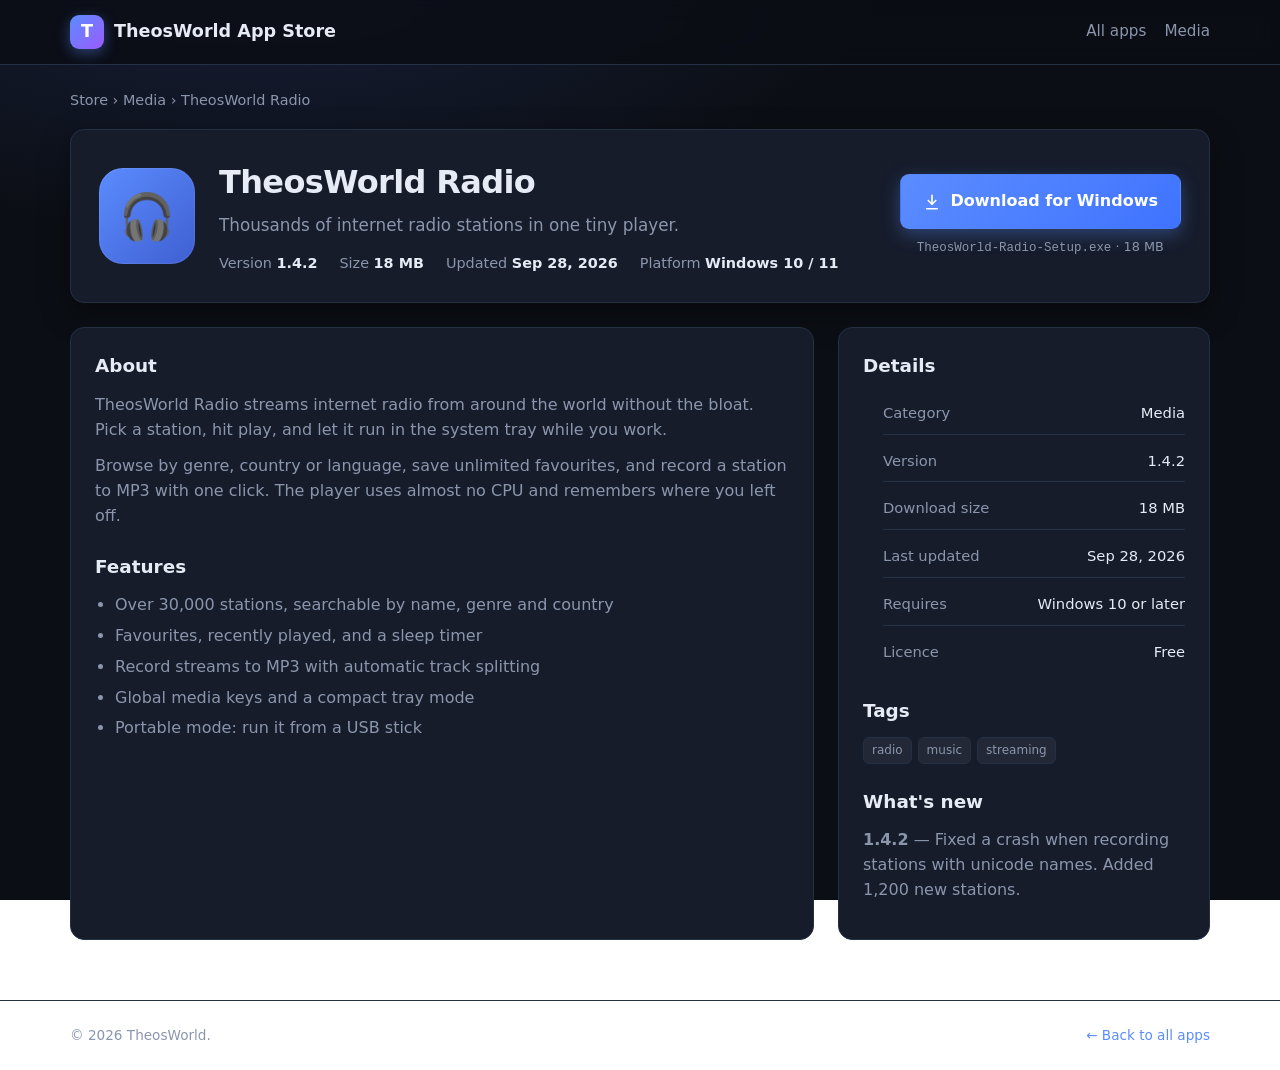
<file: apps/theosworld-radio/index.html>
<!DOCTYPE html>
<html lang="en">
<head>
  <meta charset="UTF-8">
  <meta name="viewport" content="width=device-width, initial-scale=1.0">
  <title>TheosWorld Radio — TheosWorld App Store</title>
  <meta name="description" content="Thousands of internet radio stations in one tiny player.">
  <link rel="icon" href="data:image/svg+xml,%3Csvg xmlns='http://www.w3.org/2000/svg' viewBox='0 0 64 64'%3E%3Crect width='64' height='64' rx='14' fill='%235b8cff'/%3E%3Ctext x='32' y='43' font-size='32' font-family='Segoe UI,Arial' font-weight='800' fill='white' text-anchor='middle'%3ET%3C/text%3E%3C/svg%3E">
  <link rel="stylesheet" href="../../assets/style.css">
</head>
<body>

  <header class="site-header">
    <div class="container">
      <a class="brand" href="../../index.html">
        <span class="brand-logo">T</span>
        <span>TheosWorld App Store</span>
      </a>
      <nav class="nav">
        <a href="../../index.html">All apps</a>
        <a href="../../index.html?cat=Media">Media</a>
      </nav>
    </div>
  </header>

  <main class="container">

    <nav class="breadcrumb">
      <a href="../../index.html">Store</a> › <a href="../../index.html?cat=Media">Media</a> › TheosWorld Radio
    </nav>

    <section class="app-hero">
      <div class="app-icon lg ic-blue">🎧</div>
      <div class="app-hero-info">
        <h1>TheosWorld Radio</h1>
        <p class="app-tagline">Thousands of internet radio stations in one tiny player.</p>
        <div class="app-meta">
          <span>Version <strong>1.4.2</strong></span>
          <span>Size <strong>18 MB</strong></span>
          <span>Updated <strong>Sep 28, 2026</strong></span>
          <span>Platform <strong>Windows 10 / 11</strong></span>
        </div>
      </div>
      <div class="download-box">
        <a class="btn btn-primary" href="TheosWorld-Radio-Setup.exe" download="TheosWorld-Radio-Setup.exe">
          <svg viewBox="0 0 24 24" fill="none" stroke="currentColor" stroke-width="2.2" stroke-linecap="round" stroke-linejoin="round" aria-hidden="true">
            <path d="M12 3v12"></path><path d="m7 10 5 5 5-5"></path><path d="M5 21h14"></path>
          </svg>
          Download for Windows
        </a>
        <div class="download-note"><code>TheosWorld-Radio-Setup.exe</code> · 18 MB</div>
      </div>
    </section>

    <div class="content">
      <article class="panel">
        <h2>About</h2>
        <p>TheosWorld Radio streams internet radio from around the world without the bloat. Pick a station, hit play, and let it run in the system tray while you work.</p>
        <p>Browse by genre, country or language, save unlimited favourites, and record a station to MP3 with one click. The player uses almost no CPU and remembers where you left off.</p>

        <h2>Features</h2>
        <ul>
          <li>Over 30,000 stations, searchable by name, genre and country</li>
          <li>Favourites, recently played, and a sleep timer</li>
          <li>Record streams to MP3 with automatic track splitting</li>
          <li>Global media keys and a compact tray mode</li>
          <li>Portable mode: run it from a USB stick</li>
        </ul>
      </article>

      <aside class="panel">
        <h2>Details</h2>
        <ul class="spec-list">
          <li><span>Category</span><span>Media</span></li>
          <li><span>Version</span><span>1.4.2</span></li>
          <li><span>Download size</span><span>18 MB</span></li>
          <li><span>Last updated</span><span>Sep 28, 2026</span></li>
          <li><span>Requires</span><span>Windows 10 or later</span></li>
          <li><span>Licence</span><span>Free</span></li>
        </ul>

        <h2>Tags</h2>
        <div class="tag-list">
          <span class="tag">radio</span>
          <span class="tag">music</span>
          <span class="tag">streaming</span>
        </div>

        <h2>What's new</h2>
        <p><strong>1.4.2</strong> — Fixed a crash when recording stations with unicode names. Added 1,200 new stations.</p>
      </aside>
    </div>

  </main>

  <footer class="site-footer">
    <div class="container">
      <span>© 2026 TheosWorld.</span>
      <a href="../../index.html">← Back to all apps</a>
    </div>
  </footer>

</body>
</html>
</file>
<file: assets/style.css>
/* ============================================================
   TheosWorld App Store — shared styles
   ============================================================ */

:root {
  --bg: #0b0e14;
  --bg-elev: #121723;
  --bg-card: #161c2a;
  --bg-card-hover: #1c2434;
  --border: #243044;
  --text: #e6ebf5;
  --text-muted: #8b96ad;
  --accent: #5b8cff;
  --accent-strong: #3f73ff;
  --accent-soft: rgba(91, 140, 255, 0.14);
  --success: #38c77a;
  --radius: 14px;
  --radius-sm: 9px;
  --shadow: 0 10px 30px rgba(0, 0, 0, 0.35);
  --font: "Segoe UI", system-ui, -apple-system, Roboto, Helvetica, Arial, sans-serif;
  --mono: "Cascadia Code", Consolas, "Courier New", monospace;
}

* { box-sizing: border-box; }

html, body { margin: 0; padding: 0; }

body {
  font-family: var(--font);
  background: radial-gradient(1200px 600px at 20% -10%, #1a2340 0%, var(--bg) 55%) fixed;
  color: var(--text);
  line-height: 1.55;
  min-height: 100vh;
}

a { color: var(--accent); text-decoration: none; }
a:hover { text-decoration: underline; }

.container {
  width: min(1180px, 100%);
  margin: 0 auto;
  padding: 0 20px;
}

/* ---------- Header ---------- */
.site-header {
  position: sticky;
  top: 0;
  z-index: 50;
  background: rgba(11, 14, 20, 0.85);
  backdrop-filter: blur(10px);
  border-bottom: 1px solid var(--border);
}
.site-header .container {
  display: flex;
  align-items: center;
  justify-content: space-between;
  gap: 16px;
  height: 64px;
}
.brand {
  display: flex;
  align-items: center;
  gap: 10px;
  font-weight: 700;
  font-size: 1.1rem;
  color: var(--text);
}
.brand:hover { text-decoration: none; }
.brand-logo {
  width: 34px; height: 34px;
  border-radius: 9px;
  background: linear-gradient(135deg, #5b8cff, #9b5bff);
  display: grid; place-items: center;
  font-weight: 800;
  color: #fff;
  box-shadow: 0 4px 14px rgba(91, 140, 255, 0.4);
}
.nav { display: flex; gap: 18px; font-size: 0.95rem; }
.nav a { color: var(--text-muted); }
.nav a:hover, .nav a.active { color: var(--text); text-decoration: none; }

/* ---------- Hero ---------- */
.hero {
  padding: 48px 0 24px;
}
.hero h1 {
  font-size: clamp(1.8rem, 4vw, 2.6rem);
  margin: 0 0 8px;
  letter-spacing: -0.02em;
}
.hero p { color: var(--text-muted); margin: 0; max-width: 60ch; }

/* ---------- Toolbar (search + filters) ---------- */
.toolbar {
  display: flex;
  flex-wrap: wrap;
  gap: 12px;
  align-items: center;
  margin: 24px 0 16px;
}
.search {
  flex: 1 1 320px;
  position: relative;
}
.search input {
  width: 100%;
  padding: 12px 14px 12px 42px;
  background: var(--bg-elev);
  border: 1px solid var(--border);
  border-radius: var(--radius-sm);
  color: var(--text);
  font-size: 1rem;
  outline: none;
  transition: border-color 0.15s, box-shadow 0.15s;
}
.search input:focus {
  border-color: var(--accent);
  box-shadow: 0 0 0 3px var(--accent-soft);
}
.search svg {
  position: absolute; left: 14px; top: 50%;
  transform: translateY(-50%);
  width: 18px; height: 18px;
  color: var(--text-muted);
  pointer-events: none;
}
.select {
  padding: 12px 14px;
  background: var(--bg-elev);
  border: 1px solid var(--border);
  border-radius: var(--radius-sm);
  color: var(--text);
  font-size: 0.95rem;
  outline: none;
  font-family: inherit;
}
.select:focus { border-color: var(--accent); }

.chips {
  display: flex;
  flex-wrap: wrap;
  gap: 8px;
  margin-bottom: 20px;
}
.chip {
  padding: 7px 14px;
  border-radius: 999px;
  border: 1px solid var(--border);
  background: var(--bg-elev);
  color: var(--text-muted);
  font-size: 0.9rem;
  cursor: pointer;
  transition: all 0.15s;
  font-family: inherit;
}
.chip:hover { color: var(--text); border-color: #324161; }
.chip.active {
  background: var(--accent-soft);
  border-color: var(--accent);
  color: var(--text);
}
.chip .count {
  margin-left: 6px;
  opacity: 0.7;
  font-size: 0.8em;
}

.results-meta {
  color: var(--text-muted);
  font-size: 0.9rem;
  margin-bottom: 14px;
  display: flex;
  justify-content: space-between;
  gap: 12px;
  flex-wrap: wrap;
}
.link-btn {
  background: none;
  border: none;
  color: var(--accent);
  cursor: pointer;
  font: inherit;
  padding: 0;
}
.link-btn:hover { text-decoration: underline; }

/* ---------- App grid ---------- */
.grid {
  display: grid;
  grid-template-columns: repeat(auto-fill, minmax(260px, 1fr));
  gap: 16px;
  padding-bottom: 60px;
}
.card {
  display: flex;
  flex-direction: column;
  gap: 12px;
  padding: 18px;
  background: var(--bg-card);
  border: 1px solid var(--border);
  border-radius: var(--radius);
  transition: transform 0.15s, background 0.15s, border-color 0.15s;
  color: var(--text);
}
.card:hover {
  transform: translateY(-2px);
  background: var(--bg-card-hover);
  border-color: #324161;
  text-decoration: none;
}
.card-top { display: flex; align-items: center; gap: 12px; }
.app-icon {
  flex: 0 0 auto;
  width: 52px; height: 52px;
  border-radius: 13px;
  display: grid; place-items: center;
  font-size: 1.5rem;
  color: #fff;
  box-shadow: inset 0 0 0 1px rgba(255,255,255,0.08);
}
.app-icon.lg { width: 96px; height: 96px; border-radius: 24px; font-size: 2.8rem; }
.card-title { font-weight: 700; font-size: 1.05rem; margin: 0; }
.card-category { color: var(--text-muted); font-size: 0.85rem; }
.card-desc {
  color: var(--text-muted);
  font-size: 0.92rem;
  margin: 0;
  display: -webkit-box;
  -webkit-line-clamp: 3;
  -webkit-box-orient: vertical;
  overflow: hidden;
}
.card-foot {
  margin-top: auto;
  display: flex;
  align-items: center;
  justify-content: space-between;
  font-size: 0.82rem;
  color: var(--text-muted);
}
.tag-list { display: flex; flex-wrap: wrap; gap: 6px; }
.tag {
  font-size: 0.75rem;
  padding: 3px 8px;
  border-radius: 6px;
  background: rgba(255,255,255,0.05);
  color: var(--text-muted);
  border: 1px solid var(--border);
}
.badge {
  font-size: 0.72rem;
  font-weight: 700;
  padding: 3px 8px;
  border-radius: 6px;
  background: linear-gradient(135deg, #ffb95b, #ff7a5b);
  color: #1a1206;
  text-transform: uppercase;
  letter-spacing: 0.04em;
}

.empty {
  grid-column: 1 / -1;
  text-align: center;
  padding: 60px 20px;
  color: var(--text-muted);
  border: 1px dashed var(--border);
  border-radius: var(--radius);
}

/* ---------- App detail page ---------- */
.breadcrumb {
  margin: 24px 0 18px;
  font-size: 0.9rem;
  color: var(--text-muted);
}
.breadcrumb a { color: var(--text-muted); }
.breadcrumb a:hover { color: var(--text); }

.app-hero {
  display: flex;
  flex-wrap: wrap;
  gap: 24px;
  align-items: center;
  padding: 28px;
  background: var(--bg-card);
  border: 1px solid var(--border);
  border-radius: var(--radius);
  box-shadow: var(--shadow);
}
.app-hero-info { flex: 1 1 320px; }
.app-hero h1 { margin: 0 0 4px; font-size: 2rem; letter-spacing: -0.02em; }
.app-tagline { color: var(--text-muted); margin: 0 0 14px; font-size: 1.05rem; }
.app-meta {
  display: flex; flex-wrap: wrap; gap: 14px 22px;
  font-size: 0.9rem; color: var(--text-muted);
}
.app-meta strong { color: var(--text); font-weight: 600; }

.download-box {
  flex: 0 0 auto;
  display: flex;
  flex-direction: column;
  align-items: stretch;
  gap: 8px;
  min-width: 220px;
}
.btn {
  display: inline-flex;
  align-items: center;
  justify-content: center;
  gap: 10px;
  padding: 14px 22px;
  border-radius: var(--radius-sm);
  font-weight: 700;
  font-size: 1rem;
  border: 1px solid transparent;
  cursor: pointer;
  font-family: inherit;
  transition: transform 0.1s, background 0.15s, box-shadow 0.15s;
}
.btn:hover { text-decoration: none; transform: translateY(-1px); }
.btn:active { transform: translateY(0); }
.btn-primary {
  background: linear-gradient(135deg, var(--accent), var(--accent-strong));
  color: #fff;
  box-shadow: 0 6px 18px rgba(91, 140, 255, 0.35);
}
.btn-primary:hover { box-shadow: 0 8px 24px rgba(91, 140, 255, 0.5); }
.btn-secondary {
  background: var(--bg-elev);
  color: var(--text);
  border-color: var(--border);
}
.btn-secondary:hover { border-color: #324161; }
.btn svg { width: 18px; height: 18px; }
.download-note {
  text-align: center;
  font-size: 0.8rem;
  color: var(--text-muted);
}
.download-note code { font-family: var(--mono); font-size: 0.78rem; }

.content {
  display: grid;
  grid-template-columns: minmax(0, 2fr) minmax(260px, 1fr);
  gap: 24px;
  margin: 24px 0 60px;
}
@media (max-width: 820px) { .content { grid-template-columns: 1fr; } }

.panel {
  padding: 24px;
  background: var(--bg-card);
  border: 1px solid var(--border);
  border-radius: var(--radius);
}
.panel h2 {
  margin: 0 0 12px;
  font-size: 1.15rem;
}
.panel h2:not(:first-child) { margin-top: 24px; }
.panel p { color: var(--text-muted); margin: 0 0 12px; }
.panel ul { color: var(--text-muted); padding-left: 20px; margin: 0 0 12px; }
.panel li { margin-bottom: 6px; }

.spec-list { list-style: none; padding: 0; margin: 0; }
.spec-list li {
  display: flex; justify-content: space-between; gap: 12px;
  padding: 9px 0;
  border-bottom: 1px solid var(--border);
  font-size: 0.92rem;
  color: var(--text-muted);
}
.spec-list li:last-child { border-bottom: none; }
.spec-list li span:last-child { color: var(--text); text-align: right; }



/* ---------- Footer ---------- */
.site-footer {
  border-top: 1px solid var(--border);
  padding: 24px 0;
  color: var(--text-muted);
  font-size: 0.85rem;
}
.site-footer .container {
  display: flex; flex-wrap: wrap; justify-content: space-between; gap: 10px;
}

/* ---------- Icon color themes ---------- */
.ic-blue   { background: linear-gradient(135deg, #5b8cff, #3f5fd1); }
.ic-purple { background: linear-gradient(135deg, #9b5bff, #6a3bd1); }
.ic-green  { background: linear-gradient(135deg, #38c77a, #1f8f55); }
.ic-orange { background: linear-gradient(135deg, #ffb95b, #ff7a5b); }
.ic-red    { background: linear-gradient(135deg, #ff5b7a, #c93a55); }
.ic-teal   { background: linear-gradient(135deg, #3fd1c7, #2a8f88); }
.ic-pink   { background: linear-gradient(135deg, #ff6bd6, #b03a9c); }
.ic-slate  { background: linear-gradient(135deg, #7a8aa8, #4a5670); }
</file>
